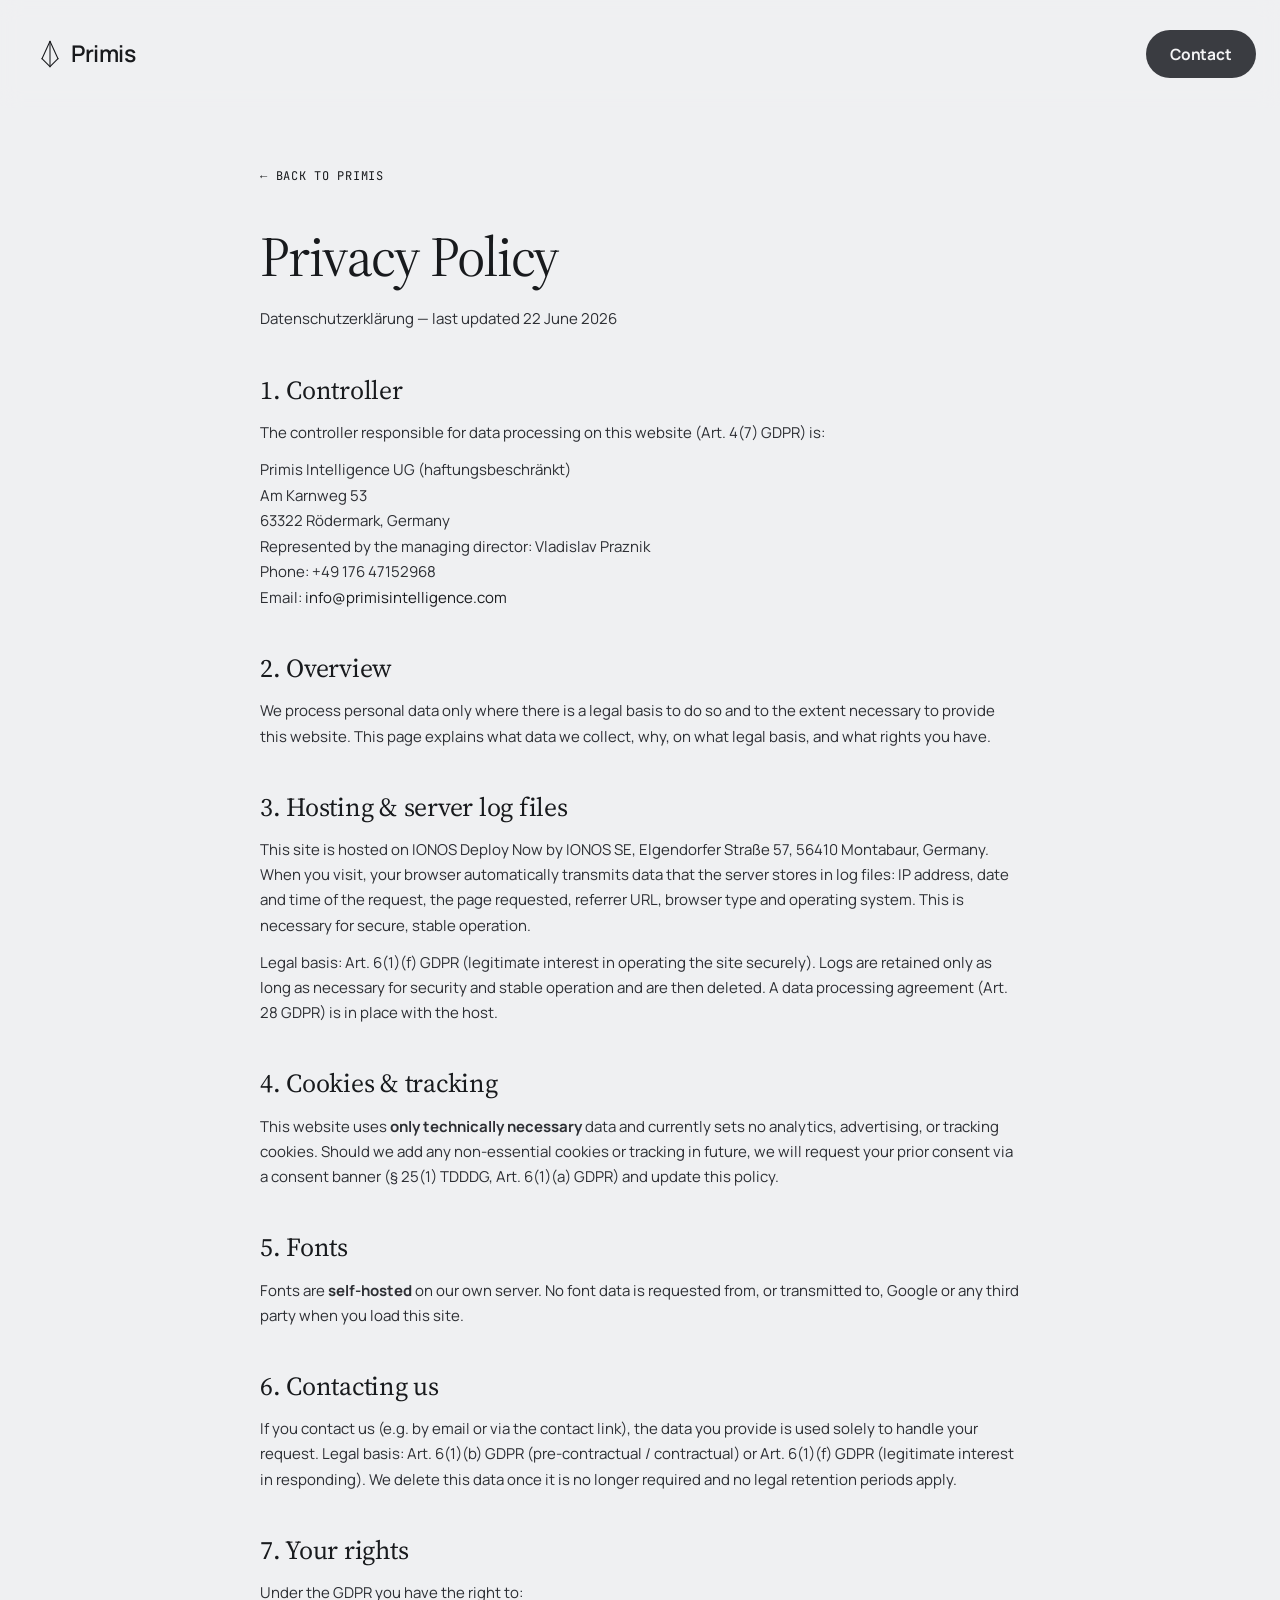
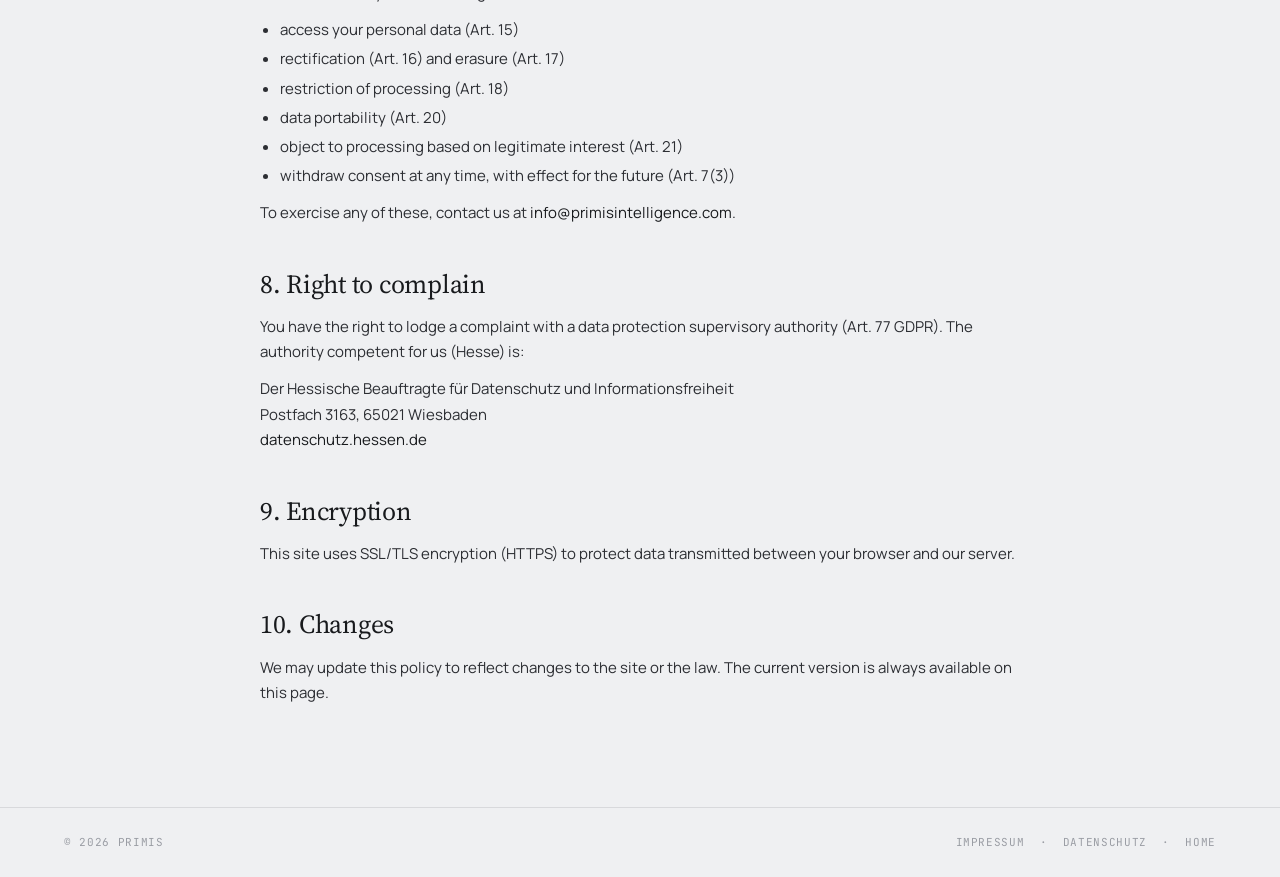
<file: datenschutz.html>
<!doctype html>
<html lang="en">
<head>
  <meta charset="utf-8" />
  <meta name="viewport" content="width=device-width, initial-scale=1, viewport-fit=cover" />
  <title>Privacy Policy · Primis</title>
  <meta name="robots" content="noindex" />
  <link rel="icon" type="image/svg+xml" href="assets/favicon.svg" />
  <meta name="theme-color" content="#eff0f2" />
  <link rel="stylesheet" href="css/fonts.css" />
  <link rel="stylesheet" href="css/landing.css" />
  <style>
    .legal{padding:clamp(28px,6vh,80px) var(--pad-x) clamp(60px,10vh,120px)}
    .legal__wrap{max-width:760px;margin:0 auto}
    .legal__back{display:inline-block;font-family:var(--mono);font-size:12px;letter-spacing:.06em;text-transform:uppercase;color:var(--ink-mute);text-decoration:none;margin-bottom:28px}
    .legal__back:hover{color:var(--ink)}
    .legal h1{font-family:var(--serif);font-weight:400;font-size:clamp(34px,5vw,56px);letter-spacing:-.02em;margin:0 0 6px;color:var(--ink)}
    .legal__sub{font-family:var(--ui);font-size:14px;color:var(--ink-mute);margin:0 0 16px}
    .legal__note{font-family:var(--ui);font-size:13.5px;line-height:1.5;color:var(--ink-mute);background:var(--bg-soft);border:1px solid var(--ink-line);border-radius:10px;padding:12px 14px;margin:0 0 36px}
    .legal h2{font-family:var(--serif);font-weight:400;font-size:clamp(20px,2.4vw,26px);letter-spacing:-.01em;color:var(--ink);margin:38px 0 10px}
    .legal p,.legal li{font-family:var(--ui);font-size:15px;line-height:1.68;color:var(--ink-2)}
    .legal p{margin:0 0 12px}.legal ul{margin:0 0 12px;padding-left:20px}.legal li{margin:4px 0}
    .legal address{font-style:normal;font-family:var(--ui);font-size:15px;line-height:1.7;color:var(--ink-2)}
    .legal .ph{color:var(--accent-deep);background:color-mix(in oklab,var(--accent) 16%,transparent);padding:0 4px;border-radius:4px}
    .legal a{color:var(--ink)}
    .legal__foot{border-top:1px solid var(--ink-line);padding:26px var(--pad-x);display:flex;flex-wrap:wrap;gap:8px 22px;justify-content:space-between;font-family:var(--mono);font-size:11px;letter-spacing:.06em;text-transform:uppercase;color:var(--ink-faint)}
    .legal__foot a{color:var(--ink-faint);text-decoration:none}.legal__foot a:hover{color:var(--ink)}
  </style>
</head>
<body>
  <header class="nav">
    <a class="nav__brand" href="/" aria-label="Primis home">
      <svg class="nav__mark" viewBox="0 0 60 84" fill="none" stroke="currentColor" stroke-width="3.2" stroke-linecap="round" stroke-linejoin="round" aria-hidden="true"><polyline points="6,56 30,4 54,56"/><polyline points="6,56 30,80 54,56"/><line x1="30" y1="4" x2="30" y2="80"/></svg>
      <span class="nav__word">Primis</span>
    </a>
    <div class="nav__right"><a class="pill" href="/#careers">Contact</a></div>
  </header>

  <main class="legal">
    <div class="legal__wrap">
      <a class="legal__back" href="/">&larr; Back to Primis</a>
      <h1>Privacy Policy</h1>
      <p class="legal__sub">Datenschutzerklärung — last updated 22 June 2026</p>

      <h2>1. Controller</h2>
      <p>The controller responsible for data processing on this website (Art. 4(7) GDPR) is:</p>
      <address>
        Primis Intelligence UG (haftungsbeschränkt)<br />
        Am Karnweg 53<br />
        63322 Rödermark, Germany<br />
        Represented by the managing director: Vladislav Praznik<br />
        Phone: +49 176 47152968<br />
        Email: <a href="mailto:info@primisintelligence.com">info@primisintelligence.com</a>
      </address>

      <h2>2. Overview</h2>
      <p>We process personal data only where there is a legal basis to do so and to the extent
        necessary to provide this website. This page explains what data we collect, why, on what
        legal basis, and what rights you have.</p>

      <h2>3. Hosting &amp; server log files</h2>
      <p>This site is hosted on IONOS Deploy Now by IONOS SE, Elgendorfer Straße 57, 56410
        Montabaur, Germany. When you
        visit, your browser automatically transmits data that the server stores in log files:
        IP address, date and time of the request, the page requested, referrer URL, browser type
        and operating system. This is necessary for secure, stable operation.</p>
      <p>Legal basis: Art. 6(1)(f) GDPR (legitimate interest in operating the site securely).
        Logs are retained only as long as necessary for security and stable operation and are
        then deleted. A data processing agreement (Art. 28 GDPR) is in place with the host.</p>

      <h2>4. Cookies &amp; tracking</h2>
      <p>This website uses <strong>only technically necessary</strong> data and currently sets no
        analytics, advertising, or tracking cookies. Should we add any non-essential cookies or
        tracking in future, we will request your prior consent via a consent banner
        (§ 25(1) TDDDG, Art. 6(1)(a) GDPR) and update this policy.</p>

      <h2>5. Fonts</h2>
      <p>Fonts are <strong>self-hosted</strong> on our own server. No font data is requested from,
        or transmitted to, Google or any third party when you load this site.</p>

      <h2>6. Contacting us</h2>
      <p>If you contact us (e.g. by email or via the contact link), the data you provide is used
        solely to handle your request. Legal basis: Art. 6(1)(b) GDPR (pre-contractual /
        contractual) or Art. 6(1)(f) GDPR (legitimate interest in responding). We delete this
        data once it is no longer required and no legal retention periods apply.</p>

      <h2>7. Your rights</h2>
      <p>Under the GDPR you have the right to:</p>
      <ul>
        <li>access your personal data (Art. 15)</li>
        <li>rectification (Art. 16) and erasure (Art. 17)</li>
        <li>restriction of processing (Art. 18)</li>
        <li>data portability (Art. 20)</li>
        <li>object to processing based on legitimate interest (Art. 21)</li>
        <li>withdraw consent at any time, with effect for the future (Art. 7(3))</li>
      </ul>
      <p>To exercise any of these, contact us at
        <a href="mailto:info@primisintelligence.com">info@primisintelligence.com</a>.</p>

      <h2>8. Right to complain</h2>
      <p>You have the right to lodge a complaint with a data protection supervisory authority
        (Art. 77 GDPR). The authority competent for us (Hesse) is:</p>
      <address>
        Der Hessische Beauftragte für Datenschutz und Informationsfreiheit<br />
        Postfach 3163, 65021 Wiesbaden<br />
        <a href="https://datenschutz.hessen.de">datenschutz.hessen.de</a>
      </address>

      <h2>9. Encryption</h2>
      <p>This site uses SSL/TLS encryption (HTTPS) to protect data transmitted between your
        browser and our server.</p>

      <h2>10. Changes</h2>
      <p>We may update this policy to reflect changes to the site or the law. The current version
        is always available on this page.</p>
    </div>
  </main>

  <footer class="legal__foot">
    <span>© 2026 Primis</span>
    <span><a href="/impressum.html">Impressum</a> &nbsp;·&nbsp; <a href="/datenschutz.html">Datenschutz</a> &nbsp;·&nbsp; <a href="/">Home</a></span>
  </footer>
</body>
</html>
</file>
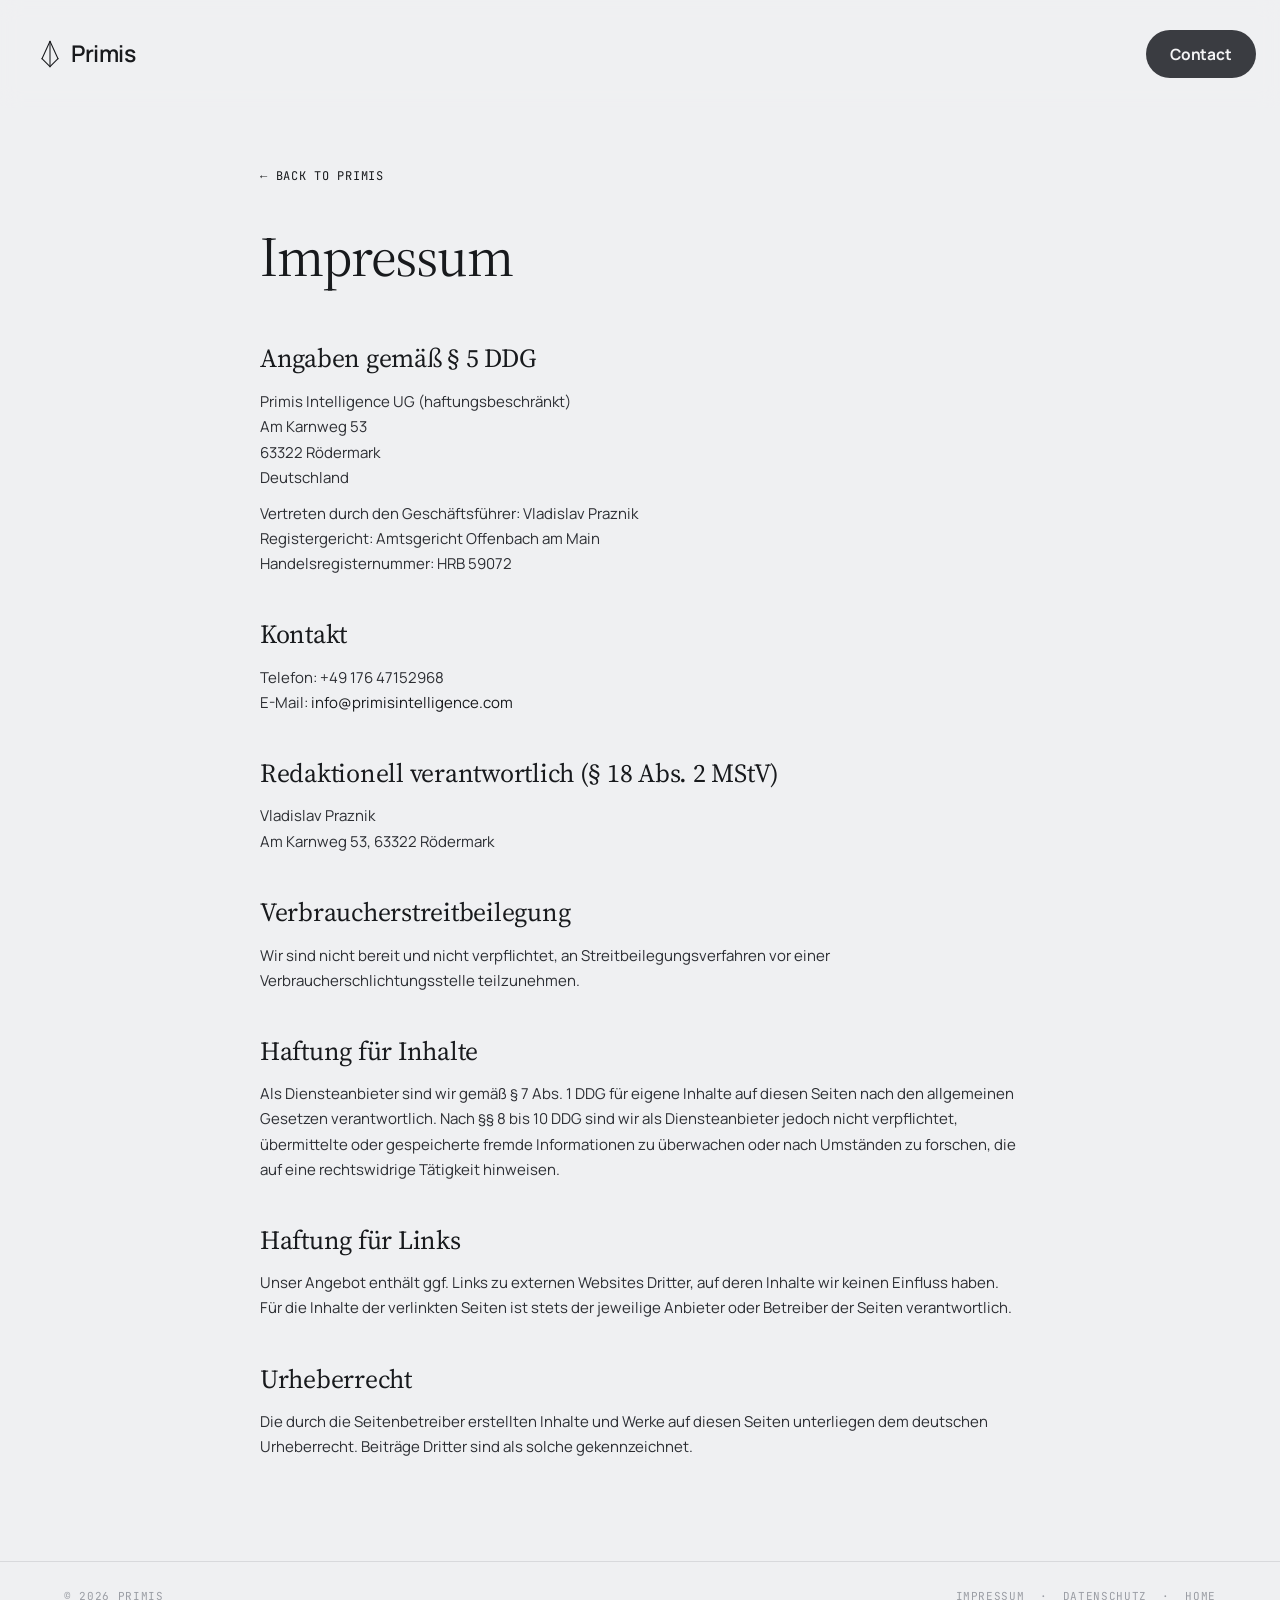
<file: impressum.html>
<!doctype html>
<html lang="de">
<head>
  <meta charset="utf-8" />
  <meta name="viewport" content="width=device-width, initial-scale=1, viewport-fit=cover" />
  <title>Impressum · Primis</title>
  <meta name="robots" content="noindex" />
  <link rel="icon" type="image/svg+xml" href="assets/favicon.svg" />
  <meta name="theme-color" content="#eff0f2" />
  <link rel="stylesheet" href="css/fonts.css" />
  <link rel="stylesheet" href="css/landing.css" />
  <style>
    .legal{padding:clamp(28px,6vh,80px) var(--pad-x) clamp(60px,10vh,120px)}
    .legal__wrap{max-width:760px;margin:0 auto}
    .legal__back{display:inline-block;font-family:var(--mono);font-size:12px;letter-spacing:.06em;text-transform:uppercase;color:var(--ink-mute);text-decoration:none;margin-bottom:28px}
    .legal__back:hover{color:var(--ink)}
    .legal h1{font-family:var(--serif);font-weight:400;font-size:clamp(34px,5vw,56px);letter-spacing:-.02em;margin:0 0 10px;color:var(--ink)}
    .legal__note{font-family:var(--ui);font-size:13.5px;line-height:1.5;color:var(--ink-mute);background:var(--bg-soft);border:1px solid var(--ink-line);border-radius:10px;padding:12px 14px;margin:0 0 36px}
    .legal h2{font-family:var(--serif);font-weight:400;font-size:clamp(20px,2.4vw,26px);letter-spacing:-.01em;color:var(--ink);margin:38px 0 10px}
    .legal p,.legal li{font-family:var(--ui);font-size:15px;line-height:1.68;color:var(--ink-2)}
    .legal p{margin:0 0 12px}
    .legal address{font-style:normal;font-family:var(--ui);font-size:15px;line-height:1.7;color:var(--ink-2)}
    .legal .ph{color:var(--accent-deep);background:color-mix(in oklab,var(--accent) 16%,transparent);padding:0 4px;border-radius:4px}
    .legal a{color:var(--ink)}
    .legal__foot{border-top:1px solid var(--ink-line);padding:26px var(--pad-x);display:flex;flex-wrap:wrap;gap:8px 22px;justify-content:space-between;font-family:var(--mono);font-size:11px;letter-spacing:.06em;text-transform:uppercase;color:var(--ink-faint)}
    .legal__foot a{color:var(--ink-faint);text-decoration:none}.legal__foot a:hover{color:var(--ink)}
  </style>
</head>
<body>
  <header class="nav">
    <a class="nav__brand" href="/" aria-label="Primis home">
      <svg class="nav__mark" viewBox="0 0 60 84" fill="none" stroke="currentColor" stroke-width="3.2" stroke-linecap="round" stroke-linejoin="round" aria-hidden="true"><polyline points="6,56 30,4 54,56"/><polyline points="6,56 30,80 54,56"/><line x1="30" y1="4" x2="30" y2="80"/></svg>
      <span class="nav__word">Primis</span>
    </a>
    <div class="nav__right"><a class="pill" href="/#careers">Contact</a></div>
  </header>

  <main class="legal">
    <div class="legal__wrap">
      <a class="legal__back" href="/">&larr; Back to Primis</a>
      <h1>Impressum</h1>

      <h2>Angaben gemäß § 5 DDG</h2>
      <address>
        Primis Intelligence UG (haftungsbeschränkt)<br />
        Am Karnweg 53<br />
        63322 Rödermark<br />
        Deutschland
      </address>
      <p style="margin-top:10px">
        Vertreten durch den Geschäftsführer: Vladislav Praznik<br />
        Registergericht: Amtsgericht Offenbach am Main<br />
        Handelsregisternummer: HRB 59072
      </p>

      <h2>Kontakt</h2>
      <p>
        Telefon: +49 176 47152968<br />
        E-Mail: <a href="mailto:info@primisintelligence.com">info@primisintelligence.com</a>
      </p>

      <h2>Redaktionell verantwortlich (§ 18 Abs. 2 MStV)</h2>
      <address>
        Vladislav Praznik<br />
        Am Karnweg 53, 63322 Rödermark
      </address>

      <h2>Verbraucherstreitbeilegung</h2>
      <p>Wir sind nicht bereit und nicht verpflichtet, an Streitbeilegungsverfahren vor einer
        Verbraucherschlichtungsstelle teilzunehmen.</p>

      <h2>Haftung für Inhalte</h2>
      <p>Als Diensteanbieter sind wir gemäß § 7 Abs. 1 DDG für eigene Inhalte auf diesen Seiten
        nach den allgemeinen Gesetzen verantwortlich. Nach §§ 8 bis 10 DDG sind wir als
        Diensteanbieter jedoch nicht verpflichtet, übermittelte oder gespeicherte fremde
        Informationen zu überwachen oder nach Umständen zu forschen, die auf eine rechtswidrige
        Tätigkeit hinweisen.</p>

      <h2>Haftung für Links</h2>
      <p>Unser Angebot enthält ggf. Links zu externen Websites Dritter, auf deren Inhalte wir
        keinen Einfluss haben. Für die Inhalte der verlinkten Seiten ist stets der jeweilige
        Anbieter oder Betreiber der Seiten verantwortlich.</p>

      <h2>Urheberrecht</h2>
      <p>Die durch die Seitenbetreiber erstellten Inhalte und Werke auf diesen Seiten unterliegen
        dem deutschen Urheberrecht. Beiträge Dritter sind als solche gekennzeichnet.</p>
    </div>
  </main>

  <footer class="legal__foot">
    <span>© 2026 Primis</span>
    <span><a href="/impressum.html">Impressum</a> &nbsp;·&nbsp; <a href="/datenschutz.html">Datenschutz</a> &nbsp;·&nbsp; <a href="/">Home</a></span>
  </footer>
</body>
</html>
</file>
<file: css/fonts.css>
/* Self-hosted fonts (no third-party requests; replaces Google Fonts). latin subsets only. */
/* latin-ext */
@font-face {
  font-family: 'Inter';
  font-style: normal;
  font-weight: 300;
  font-display: swap;
  src: url("../assets/fonts/inter-300-normal-latin-ext.woff2") format('woff2');
  unicode-range: U+0100-02BA, U+02BD-02C5, U+02C7-02CC, U+02CE-02D7, U+02DD-02FF, U+0304, U+0308, U+0329, U+1D00-1DBF, U+1E00-1E9F, U+1EF2-1EFF, U+2020, U+20A0-20AB, U+20AD-20C0, U+2113, U+2C60-2C7F, U+A720-A7FF;
}
/* latin */
@font-face {
  font-family: 'Inter';
  font-style: normal;
  font-weight: 300;
  font-display: swap;
  src: url("../assets/fonts/inter-300-normal-latin.woff2") format('woff2');
  unicode-range: U+0000-00FF, U+0131, U+0152-0153, U+02BB-02BC, U+02C6, U+02DA, U+02DC, U+0304, U+0308, U+0329, U+2000-206F, U+20AC, U+2122, U+2191, U+2193, U+2212, U+2215, U+FEFF, U+FFFD;
}
/* latin-ext */
@font-face {
  font-family: 'Inter';
  font-style: normal;
  font-weight: 400;
  font-display: swap;
  src: url("../assets/fonts/inter-300-normal-latin-ext.woff2") format('woff2');
  unicode-range: U+0100-02BA, U+02BD-02C5, U+02C7-02CC, U+02CE-02D7, U+02DD-02FF, U+0304, U+0308, U+0329, U+1D00-1DBF, U+1E00-1E9F, U+1EF2-1EFF, U+2020, U+20A0-20AB, U+20AD-20C0, U+2113, U+2C60-2C7F, U+A720-A7FF;
}
/* latin */
@font-face {
  font-family: 'Inter';
  font-style: normal;
  font-weight: 400;
  font-display: swap;
  src: url("../assets/fonts/inter-300-normal-latin.woff2") format('woff2');
  unicode-range: U+0000-00FF, U+0131, U+0152-0153, U+02BB-02BC, U+02C6, U+02DA, U+02DC, U+0304, U+0308, U+0329, U+2000-206F, U+20AC, U+2122, U+2191, U+2193, U+2212, U+2215, U+FEFF, U+FFFD;
}
/* latin-ext */
@font-face {
  font-family: 'Inter';
  font-style: normal;
  font-weight: 500;
  font-display: swap;
  src: url("../assets/fonts/inter-300-normal-latin-ext.woff2") format('woff2');
  unicode-range: U+0100-02BA, U+02BD-02C5, U+02C7-02CC, U+02CE-02D7, U+02DD-02FF, U+0304, U+0308, U+0329, U+1D00-1DBF, U+1E00-1E9F, U+1EF2-1EFF, U+2020, U+20A0-20AB, U+20AD-20C0, U+2113, U+2C60-2C7F, U+A720-A7FF;
}
/* latin */
@font-face {
  font-family: 'Inter';
  font-style: normal;
  font-weight: 500;
  font-display: swap;
  src: url("../assets/fonts/inter-300-normal-latin.woff2") format('woff2');
  unicode-range: U+0000-00FF, U+0131, U+0152-0153, U+02BB-02BC, U+02C6, U+02DA, U+02DC, U+0304, U+0308, U+0329, U+2000-206F, U+20AC, U+2122, U+2191, U+2193, U+2212, U+2215, U+FEFF, U+FFFD;
}
/* latin-ext */
@font-face {
  font-family: 'Inter';
  font-style: normal;
  font-weight: 600;
  font-display: swap;
  src: url("../assets/fonts/inter-300-normal-latin-ext.woff2") format('woff2');
  unicode-range: U+0100-02BA, U+02BD-02C5, U+02C7-02CC, U+02CE-02D7, U+02DD-02FF, U+0304, U+0308, U+0329, U+1D00-1DBF, U+1E00-1E9F, U+1EF2-1EFF, U+2020, U+20A0-20AB, U+20AD-20C0, U+2113, U+2C60-2C7F, U+A720-A7FF;
}
/* latin */
@font-face {
  font-family: 'Inter';
  font-style: normal;
  font-weight: 600;
  font-display: swap;
  src: url("../assets/fonts/inter-300-normal-latin.woff2") format('woff2');
  unicode-range: U+0000-00FF, U+0131, U+0152-0153, U+02BB-02BC, U+02C6, U+02DA, U+02DC, U+0304, U+0308, U+0329, U+2000-206F, U+20AC, U+2122, U+2191, U+2193, U+2212, U+2215, U+FEFF, U+FFFD;
}
/* latin-ext */
@font-face {
  font-family: 'JetBrains Mono';
  font-style: normal;
  font-weight: 400;
  font-display: swap;
  src: url("../assets/fonts/jetbrainsmono-400-normal-latin-ext.woff2") format('woff2');
  unicode-range: U+0100-02BA, U+02BD-02C5, U+02C7-02CC, U+02CE-02D7, U+02DD-02FF, U+0304, U+0308, U+0329, U+1D00-1DBF, U+1E00-1E9F, U+1EF2-1EFF, U+2020, U+20A0-20AB, U+20AD-20C0, U+2113, U+2C60-2C7F, U+A720-A7FF;
}
/* latin */
@font-face {
  font-family: 'JetBrains Mono';
  font-style: normal;
  font-weight: 400;
  font-display: swap;
  src: url("../assets/fonts/jetbrainsmono-400-normal-latin.woff2") format('woff2');
  unicode-range: U+0000-00FF, U+0131, U+0152-0153, U+02BB-02BC, U+02C6, U+02DA, U+02DC, U+0304, U+0308, U+0329, U+2000-206F, U+20AC, U+2122, U+2191, U+2193, U+2212, U+2215, U+FEFF, U+FFFD;
}
/* latin-ext */
@font-face {
  font-family: 'JetBrains Mono';
  font-style: normal;
  font-weight: 500;
  font-display: swap;
  src: url("../assets/fonts/jetbrainsmono-400-normal-latin-ext.woff2") format('woff2');
  unicode-range: U+0100-02BA, U+02BD-02C5, U+02C7-02CC, U+02CE-02D7, U+02DD-02FF, U+0304, U+0308, U+0329, U+1D00-1DBF, U+1E00-1E9F, U+1EF2-1EFF, U+2020, U+20A0-20AB, U+20AD-20C0, U+2113, U+2C60-2C7F, U+A720-A7FF;
}
/* latin */
@font-face {
  font-family: 'JetBrains Mono';
  font-style: normal;
  font-weight: 500;
  font-display: swap;
  src: url("../assets/fonts/jetbrainsmono-400-normal-latin.woff2") format('woff2');
  unicode-range: U+0000-00FF, U+0131, U+0152-0153, U+02BB-02BC, U+02C6, U+02DA, U+02DC, U+0304, U+0308, U+0329, U+2000-206F, U+20AC, U+2122, U+2191, U+2193, U+2212, U+2215, U+FEFF, U+FFFD;
}
/* latin-ext */
@font-face {
  font-family: 'Manrope';
  font-style: normal;
  font-weight: 300;
  font-display: swap;
  src: url("../assets/fonts/manrope-300-normal-latin-ext.woff2") format('woff2');
  unicode-range: U+0100-02BA, U+02BD-02C5, U+02C7-02CC, U+02CE-02D7, U+02DD-02FF, U+0304, U+0308, U+0329, U+1D00-1DBF, U+1E00-1E9F, U+1EF2-1EFF, U+2020, U+20A0-20AB, U+20AD-20C0, U+2113, U+2C60-2C7F, U+A720-A7FF;
}
/* latin */
@font-face {
  font-family: 'Manrope';
  font-style: normal;
  font-weight: 300;
  font-display: swap;
  src: url("../assets/fonts/manrope-300-normal-latin.woff2") format('woff2');
  unicode-range: U+0000-00FF, U+0131, U+0152-0153, U+02BB-02BC, U+02C6, U+02DA, U+02DC, U+0304, U+0308, U+0329, U+2000-206F, U+20AC, U+2122, U+2191, U+2193, U+2212, U+2215, U+FEFF, U+FFFD;
}
/* latin-ext */
@font-face {
  font-family: 'Manrope';
  font-style: normal;
  font-weight: 400;
  font-display: swap;
  src: url("../assets/fonts/manrope-300-normal-latin-ext.woff2") format('woff2');
  unicode-range: U+0100-02BA, U+02BD-02C5, U+02C7-02CC, U+02CE-02D7, U+02DD-02FF, U+0304, U+0308, U+0329, U+1D00-1DBF, U+1E00-1E9F, U+1EF2-1EFF, U+2020, U+20A0-20AB, U+20AD-20C0, U+2113, U+2C60-2C7F, U+A720-A7FF;
}
/* latin */
@font-face {
  font-family: 'Manrope';
  font-style: normal;
  font-weight: 400;
  font-display: swap;
  src: url("../assets/fonts/manrope-300-normal-latin.woff2") format('woff2');
  unicode-range: U+0000-00FF, U+0131, U+0152-0153, U+02BB-02BC, U+02C6, U+02DA, U+02DC, U+0304, U+0308, U+0329, U+2000-206F, U+20AC, U+2122, U+2191, U+2193, U+2212, U+2215, U+FEFF, U+FFFD;
}
/* latin-ext */
@font-face {
  font-family: 'Manrope';
  font-style: normal;
  font-weight: 500;
  font-display: swap;
  src: url("../assets/fonts/manrope-300-normal-latin-ext.woff2") format('woff2');
  unicode-range: U+0100-02BA, U+02BD-02C5, U+02C7-02CC, U+02CE-02D7, U+02DD-02FF, U+0304, U+0308, U+0329, U+1D00-1DBF, U+1E00-1E9F, U+1EF2-1EFF, U+2020, U+20A0-20AB, U+20AD-20C0, U+2113, U+2C60-2C7F, U+A720-A7FF;
}
/* latin */
@font-face {
  font-family: 'Manrope';
  font-style: normal;
  font-weight: 500;
  font-display: swap;
  src: url("../assets/fonts/manrope-300-normal-latin.woff2") format('woff2');
  unicode-range: U+0000-00FF, U+0131, U+0152-0153, U+02BB-02BC, U+02C6, U+02DA, U+02DC, U+0304, U+0308, U+0329, U+2000-206F, U+20AC, U+2122, U+2191, U+2193, U+2212, U+2215, U+FEFF, U+FFFD;
}
/* latin-ext */
@font-face {
  font-family: 'Manrope';
  font-style: normal;
  font-weight: 600;
  font-display: swap;
  src: url("../assets/fonts/manrope-300-normal-latin-ext.woff2") format('woff2');
  unicode-range: U+0100-02BA, U+02BD-02C5, U+02C7-02CC, U+02CE-02D7, U+02DD-02FF, U+0304, U+0308, U+0329, U+1D00-1DBF, U+1E00-1E9F, U+1EF2-1EFF, U+2020, U+20A0-20AB, U+20AD-20C0, U+2113, U+2C60-2C7F, U+A720-A7FF;
}
/* latin */
@font-face {
  font-family: 'Manrope';
  font-style: normal;
  font-weight: 600;
  font-display: swap;
  src: url("../assets/fonts/manrope-300-normal-latin.woff2") format('woff2');
  unicode-range: U+0000-00FF, U+0131, U+0152-0153, U+02BB-02BC, U+02C6, U+02DA, U+02DC, U+0304, U+0308, U+0329, U+2000-206F, U+20AC, U+2122, U+2191, U+2193, U+2212, U+2215, U+FEFF, U+FFFD;
}
/* latin-ext */
@font-face {
  font-family: 'Manrope';
  font-style: normal;
  font-weight: 700;
  font-display: swap;
  src: url("../assets/fonts/manrope-300-normal-latin-ext.woff2") format('woff2');
  unicode-range: U+0100-02BA, U+02BD-02C5, U+02C7-02CC, U+02CE-02D7, U+02DD-02FF, U+0304, U+0308, U+0329, U+1D00-1DBF, U+1E00-1E9F, U+1EF2-1EFF, U+2020, U+20A0-20AB, U+20AD-20C0, U+2113, U+2C60-2C7F, U+A720-A7FF;
}
/* latin */
@font-face {
  font-family: 'Manrope';
  font-style: normal;
  font-weight: 700;
  font-display: swap;
  src: url("../assets/fonts/manrope-300-normal-latin.woff2") format('woff2');
  unicode-range: U+0000-00FF, U+0131, U+0152-0153, U+02BB-02BC, U+02C6, U+02DA, U+02DC, U+0304, U+0308, U+0329, U+2000-206F, U+20AC, U+2122, U+2191, U+2193, U+2212, U+2215, U+FEFF, U+FFFD;
}
/* latin-ext */
@font-face {
  font-family: 'Manrope';
  font-style: normal;
  font-weight: 800;
  font-display: swap;
  src: url("../assets/fonts/manrope-300-normal-latin-ext.woff2") format('woff2');
  unicode-range: U+0100-02BA, U+02BD-02C5, U+02C7-02CC, U+02CE-02D7, U+02DD-02FF, U+0304, U+0308, U+0329, U+1D00-1DBF, U+1E00-1E9F, U+1EF2-1EFF, U+2020, U+20A0-20AB, U+20AD-20C0, U+2113, U+2C60-2C7F, U+A720-A7FF;
}
/* latin */
@font-face {
  font-family: 'Manrope';
  font-style: normal;
  font-weight: 800;
  font-display: swap;
  src: url("../assets/fonts/manrope-300-normal-latin.woff2") format('woff2');
  unicode-range: U+0000-00FF, U+0131, U+0152-0153, U+02BB-02BC, U+02C6, U+02DA, U+02DC, U+0304, U+0308, U+0329, U+2000-206F, U+20AC, U+2122, U+2191, U+2193, U+2212, U+2215, U+FEFF, U+FFFD;
}
/* latin-ext */
@font-face {
  font-family: 'Source Serif 4';
  font-style: italic;
  font-weight: 400;
  font-display: swap;
  src: url("../assets/fonts/sourceserif4-400-italic-latin-ext.woff2") format('woff2');
  unicode-range: U+0100-02BA, U+02BD-02C5, U+02C7-02CC, U+02CE-02D7, U+02DD-02FF, U+0304, U+0308, U+0329, U+1D00-1DBF, U+1E00-1E9F, U+1EF2-1EFF, U+2020, U+20A0-20AB, U+20AD-20C0, U+2113, U+2C60-2C7F, U+A720-A7FF;
}
/* latin */
@font-face {
  font-family: 'Source Serif 4';
  font-style: italic;
  font-weight: 400;
  font-display: swap;
  src: url("../assets/fonts/sourceserif4-400-italic-latin.woff2") format('woff2');
  unicode-range: U+0000-00FF, U+0131, U+0152-0153, U+02BB-02BC, U+02C6, U+02DA, U+02DC, U+0304, U+0308, U+0329, U+2000-206F, U+20AC, U+2122, U+2191, U+2193, U+2212, U+2215, U+FEFF, U+FFFD;
}
/* latin-ext */
@font-face {
  font-family: 'Source Serif 4';
  font-style: normal;
  font-weight: 300;
  font-display: swap;
  src: url("../assets/fonts/sourceserif4-300-normal-latin-ext.woff2") format('woff2');
  unicode-range: U+0100-02BA, U+02BD-02C5, U+02C7-02CC, U+02CE-02D7, U+02DD-02FF, U+0304, U+0308, U+0329, U+1D00-1DBF, U+1E00-1E9F, U+1EF2-1EFF, U+2020, U+20A0-20AB, U+20AD-20C0, U+2113, U+2C60-2C7F, U+A720-A7FF;
}
/* latin */
@font-face {
  font-family: 'Source Serif 4';
  font-style: normal;
  font-weight: 300;
  font-display: swap;
  src: url("../assets/fonts/sourceserif4-300-normal-latin.woff2") format('woff2');
  unicode-range: U+0000-00FF, U+0131, U+0152-0153, U+02BB-02BC, U+02C6, U+02DA, U+02DC, U+0304, U+0308, U+0329, U+2000-206F, U+20AC, U+2122, U+2191, U+2193, U+2212, U+2215, U+FEFF, U+FFFD;
}
/* latin-ext */
@font-face {
  font-family: 'Source Serif 4';
  font-style: normal;
  font-weight: 400;
  font-display: swap;
  src: url("../assets/fonts/sourceserif4-300-normal-latin-ext.woff2") format('woff2');
  unicode-range: U+0100-02BA, U+02BD-02C5, U+02C7-02CC, U+02CE-02D7, U+02DD-02FF, U+0304, U+0308, U+0329, U+1D00-1DBF, U+1E00-1E9F, U+1EF2-1EFF, U+2020, U+20A0-20AB, U+20AD-20C0, U+2113, U+2C60-2C7F, U+A720-A7FF;
}
/* latin */
@font-face {
  font-family: 'Source Serif 4';
  font-style: normal;
  font-weight: 400;
  font-display: swap;
  src: url("../assets/fonts/sourceserif4-300-normal-latin.woff2") format('woff2');
  unicode-range: U+0000-00FF, U+0131, U+0152-0153, U+02BB-02BC, U+02C6, U+02DA, U+02DC, U+0304, U+0308, U+0329, U+2000-206F, U+20AC, U+2122, U+2191, U+2193, U+2212, U+2215, U+FEFF, U+FFFD;
}
/* latin-ext */
@font-face {
  font-family: 'Source Serif 4';
  font-style: normal;
  font-weight: 500;
  font-display: swap;
  src: url("../assets/fonts/sourceserif4-300-normal-latin-ext.woff2") format('woff2');
  unicode-range: U+0100-02BA, U+02BD-02C5, U+02C7-02CC, U+02CE-02D7, U+02DD-02FF, U+0304, U+0308, U+0329, U+1D00-1DBF, U+1E00-1E9F, U+1EF2-1EFF, U+2020, U+20A0-20AB, U+20AD-20C0, U+2113, U+2C60-2C7F, U+A720-A7FF;
}
/* latin */
@font-face {
  font-family: 'Source Serif 4';
  font-style: normal;
  font-weight: 500;
  font-display: swap;
  src: url("../assets/fonts/sourceserif4-300-normal-latin.woff2") format('woff2');
  unicode-range: U+0000-00FF, U+0131, U+0152-0153, U+02BB-02BC, U+02C6, U+02DA, U+02DC, U+0304, U+0308, U+0329, U+2000-206F, U+20AC, U+2122, U+2191, U+2193, U+2212, U+2215, U+FEFF, U+FFFD;
}
/* latin-ext */
@font-face {
  font-family: 'Source Serif 4';
  font-style: normal;
  font-weight: 700;
  font-display: swap;
  src: url("../assets/fonts/sourceserif4-300-normal-latin-ext.woff2") format('woff2');
  unicode-range: U+0100-02BA, U+02BD-02C5, U+02C7-02CC, U+02CE-02D7, U+02DD-02FF, U+0304, U+0308, U+0329, U+1D00-1DBF, U+1E00-1E9F, U+1EF2-1EFF, U+2020, U+20A0-20AB, U+20AD-20C0, U+2113, U+2C60-2C7F, U+A720-A7FF;
}
/* latin */
@font-face {
  font-family: 'Source Serif 4';
  font-style: normal;
  font-weight: 700;
  font-display: swap;
  src: url("../assets/fonts/sourceserif4-300-normal-latin.woff2") format('woff2');
  unicode-range: U+0000-00FF, U+0131, U+0152-0153, U+02BB-02BC, U+02C6, U+02DA, U+02DC, U+0304, U+0308, U+0329, U+2000-206F, U+20AC, U+2122, U+2191, U+2193, U+2212, U+2215, U+FEFF, U+FFFD;
}
</file>
<file: css/landing.css>
/* ===========================================================
   Primis — Landing
   World Labs orientation: warm off-white, refined serif display,
   centered nav, single dark pill CTA, slide-style sections.
   =========================================================== */

:root {
  /* Surface */
  --bg:            #eff0f2;     /* warm-cool off-white */
  --bg-elev:       #f6f6f7;
  --bg-soft:       #e8e9eb;

  /* Ink */
  --ink:           #181a1d;     /* near-black */
  --ink-2:         #2c2e33;
  --ink-mute:      #6a6d75;
  --ink-faint:     #9a9da4;
  --ink-line:      #d8d9dc;

  /* Accent — muted lavender-grey for serif secondary line */
  --accent:        #a8a3b3;
  --accent-deep:   #7a7588;

  /* Pill — dark grey */
  --pill-bg:       #3a3c41;
  --pill-bg-hov:   #4a4c52;
  --pill-fg:       #f4f4f5;

  /* Typography */
  --serif: "Source Serif 4", "Source Serif Pro", "Iowan Old Style", "Apple Garamond", Georgia, "Times New Roman", serif;
  --sans:  "Inter", -apple-system, BlinkMacSystemFont, "Segoe UI", Roboto, system-ui, sans-serif;
  --ui:    "Manrope", "Inter", -apple-system, BlinkMacSystemFont, "Segoe UI", system-ui, sans-serif;
  --mono:  "JetBrains Mono", ui-monospace, SFMono-Regular, Menlo, monospace;

  /* Layout */
  --pad-x: clamp(28px, 5vw, 88px);
  --pad-y: clamp(72px, 12vh, 160px);
  --maxw:  1440px;
  --radius: 14px;

  /* Motion */
  --ease: cubic-bezier(.2,.7,.2,1);
}

*,
*::before,
*::after { box-sizing: border-box; }

html, body {
  margin: 0;
  padding: 0;
  background: var(--bg);
  color: var(--ink);
  font-family: var(--sans);
  font-weight: 400;
  font-size: 16px;
  line-height: 1.55;
  -webkit-font-smoothing: antialiased;
  -moz-osx-font-smoothing: grayscale;
  text-rendering: optimizeLegibility;
}

html { scroll-behavior: smooth; }
body { overflow-x: hidden; }

img, svg { display: block; max-width: 100%; }
a { color: inherit; text-decoration: none; }

::selection { background: var(--ink); color: var(--bg); }

/* ----------- NAV ----------- */

.nav {
  position: sticky;
  top: 0;
  z-index: 50;
  display: flex;
  align-items: center;
  justify-content: space-between;
  gap: clamp(24px, 4vw, 56px);
  padding: 30px 24px 30px 40px;
  background: color-mix(in oklab, var(--bg) 88%, transparent);
  backdrop-filter: saturate(140%) blur(10px);
  -webkit-backdrop-filter: saturate(140%) blur(10px);
  font-family: var(--ui);
}

.nav__right {
  display: flex;
  align-items: center;
  gap: clamp(20px, 2.6vw, 32px);
}

.nav__brand {
  display: inline-flex;
  align-items: center;
  gap: 11px;
  color: var(--ink);
  font-family: var(--ui);
  font-weight: 600;
  letter-spacing: -0.015em;
}
.nav__mark { color: var(--ink); width: 20px; height: 28px; }
.nav__word {
  font-size: 23px;
  font-weight: 600;
  letter-spacing: -0.018em;
}

.nav__links {
  display: flex;
  align-items: center;
  justify-content: flex-end;
  gap: clamp(18px, 2.4vw, 28px);
}
.nav__links a {
  color: var(--ink);
  font-family: var(--ui);
  font-size: 15.5px;
  font-weight: 400;
  letter-spacing: -0.008em;
  transition: color .2s var(--ease);
}
.nav__links a:hover { color: var(--ink-mute); }

.nav__cta { display: flex; justify-content: flex-end; }

/* ----------- PILL CTA ----------- */

.pill {
  display: inline-flex;
  align-items: center;
  gap: 8px;
  padding: 12px 24px;
  border-radius: 999px;
  background: var(--pill-bg);
  color: var(--pill-fg);
  font-family: var(--ui);
  font-size: 15.5px;
  font-weight: 700;
  letter-spacing: -0.008em;
  transition: background .2s var(--ease), transform .2s var(--ease);
}
.pill:hover { background: var(--pill-bg-hov); transform: translateY(-1px); }
.pill--lg { padding: 14px 28px; font-size: 16.5px; }

.link {
  display: inline-flex;
  align-items: center;
  gap: 8px;
  color: var(--ink);
  font-size: 14.5px;
  font-weight: 500;
  border-bottom: 1px solid transparent;
  padding-bottom: 2px;
  transition: border-color .2s var(--ease), color .2s var(--ease);
}
.link:hover { border-color: var(--ink); }
.link--lg { font-size: 15.5px; }

/* ----------- SLIDE SHELL ----------- */

.slide {
  position: relative;
  min-height: calc(100vh - 0px);
  padding: var(--pad-y) var(--pad-x);
  display: flex;
  align-items: flex-end;
  border-bottom: 1px solid color-mix(in oklab, var(--ink-line) 50%, transparent);
  isolation: isolate;
}

.slide__body {
  width: min(100%, 980px);
  max-width: 980px;
}
.slide__body--wide { width: 100%; max-width: 100%; }

/* Slide corners — hidden */
.slide__corner { display: none; }

/* HERO variant — single statement on first page */
.slide--hero {
  min-height: 100vh;
  align-items: flex-start;
  padding-top: clamp(24px, 4vh, 56px);
  padding-bottom: clamp(40px, 6vh, 80px);
  padding-left: clamp(56px, 8vw, 140px);
  padding-right: clamp(40px, 6vw, 100px);
}

.hero__body {
  width: 100%;
  max-width: 1100px;
}

.hero__headline {
  font-family: var(--ui);
  font-weight: 600;
  font-size: clamp(26px, 3vw, 44px);
  line-height: 1.05;
  letter-spacing: -0.025em;
  margin: 0 0 22px;
  color: var(--ink);
  max-width: 720px;
}
.hero__headline-line { display: block; }
.hero__headline-line--muted {
  font-weight: 400;
  color: var(--accent);
}

.hero__signature {
  font-family: var(--ui);
  font-size: clamp(16px, 1.5vw, 22px);
  font-weight: 500;
  letter-spacing: -0.008em;
  text-transform: none;
  color: var(--ink);
  margin-bottom: 20px;
  display: inline-flex;
  align-items: center;
  gap: 12px;
  line-height: 1;
}
.hero__signature::before {
  content: "";
  display: inline-block;
  width: 18px; height: 1px;
  background: var(--ink);
}

.hero__desc {
  font-family: var(--sans);
  font-size: clamp(15.5px, 1.15vw, 17.5px);
  line-height: 1.6;
  color: var(--ink-mute);
  margin: 0;
  max-width: 420px;
  font-weight: 400;
}

@media (max-width: 980px) {
  .slide--hero {
    padding-left: clamp(24px, 6vw, 56px);
    padding-right: clamp(24px, 6vw, 56px);
  }
}

/* ----------- DISPLAY TYPE ----------- */

.display {
  font-family: var(--serif);
  font-weight: 400;
  font-size: clamp(64px, 11vw, 168px);
  line-height: 0.92;
  letter-spacing: -0.02em;
  margin: 0 0 28px;
  color: var(--ink);
}
.display--md {
  font-size: clamp(43px, 6.2vw, 92px);
  line-height: 0.96;
  letter-spacing: -0.018em;
  margin-bottom: 36px;
}
.display__line {
  display: block;
}
.display__line--muted {
  color: var(--accent);
}
.display em {
  font-style: italic;
  font-weight: 400;
}

.lede {
  font-family: var(--sans);
  font-size: clamp(15.5px, 1.15vw, 18px);
  line-height: 1.55;
  color: var(--ink-mute);
  max-width: 580px;
  margin: 0;
  font-weight: 400;
}
.lede em { color: var(--ink-2); font-style: italic; }
.lede--sm {
  font-size: clamp(14.5px, 1vw, 16.5px);
  max-width: 620px;
}

.kicker {
  font-family: var(--mono);
  font-size: 12px;
  font-weight: 500;
  letter-spacing: 0.16em;
  text-transform: uppercase;
  color: var(--ink-mute);
  margin: 0 0 28px;
  display: inline-flex;
  align-items: center;
  gap: 10px;
}
.kicker::before {
  content: "";
  width: 22px;
  height: 1px;
  background: var(--ink-mute);
  display: inline-block;
}

/* ----------- PIPELINE STEPS ----------- */

.steps {
  list-style: none;
  margin: 56px 0 0;
  padding: 0;
  display: grid;
  grid-template-columns: repeat(2, 1fr);
  gap: 36px 56px;
  max-width: 980px;
}
.steps li {
  display: grid;
  grid-template-columns: auto 1fr;
  gap: 18px;
  padding-top: 22px;
  border-top: 1px solid var(--ink-line);
}
.steps__num {
  font-family: var(--mono);
  font-size: 12px;
  font-weight: 500;
  letter-spacing: 0.06em;
  color: var(--accent-deep);
  padding-top: 4px;
}
.steps h3 {
  margin: 0 0 6px;
  font-family: var(--sans);
  font-size: 18px;
  font-weight: 500;
  letter-spacing: -0.01em;
  color: var(--ink);
}
.steps p {
  margin: 0;
  font-size: 14.5px;
  color: var(--ink-mute);
  line-height: 1.55;
}

/* ----------- COMPARE ----------- */

.compare {
  display: grid;
  grid-template-columns: 1fr 1fr;
  gap: 24px;
  margin-top: 48px;
  max-width: 980px;
}
.compare__col {
  background: var(--bg-elev);
  border: 1px solid var(--ink-line);
  border-radius: var(--radius);
  padding: 30px 30px 32px;
}
.compare__col--us {
  background: var(--ink);
  color: var(--bg);
  border-color: var(--ink);
}
.compare__head {
  font-family: var(--mono);
  font-size: 11.5px;
  letter-spacing: 0.14em;
  text-transform: uppercase;
  color: var(--ink-mute);
  margin-bottom: 22px;
}
.compare__head--us { color: color-mix(in oklab, var(--bg) 70%, transparent); }
.compare__col ul {
  list-style: none;
  margin: 0;
  padding: 0;
  display: flex;
  flex-direction: column;
  gap: 12px;
}
.compare__col li {
  font-family: var(--serif);
  font-size: 19px;
  font-weight: 300;
  line-height: 1.45;
  letter-spacing: -0.005em;
  color: var(--ink-2);
}
.compare__col--us li { color: color-mix(in oklab, var(--bg) 92%, transparent); }

/* ----------- WORLDS ----------- */

.worlds {
  display: grid;
  grid-template-columns: repeat(3, 1fr);
  gap: 18px;
  margin-top: 56px;
}
@media (max-width: 760px) { .worlds { grid-template-columns: 1fr; } }
.world {
  display: flex;
  flex-direction: column;
  gap: 14px;
  cursor: pointer;
}
.world__visual {
  position: relative;
  aspect-ratio: 4 / 5;
  border-radius: var(--radius);
  background: var(--bg-elev);
  overflow: hidden;
  border: 1px solid var(--ink-line);
  isolation: isolate;
}
.world__visual::after {
  content: "";
  position: absolute;
  inset: 0;
  background:
    radial-gradient(120% 90% at 50% 110%, color-mix(in oklab, var(--accent) 24%, transparent), transparent 60%),
    radial-gradient(60% 60% at 30% 30%, color-mix(in oklab, #ffffff 40%, transparent), transparent 70%);
  pointer-events: none;
}
.world__visual[data-world="atrium"] {
  background:
    linear-gradient(180deg, #e7e6e2 0%, #d8d6d0 100%);
}
.world__visual[data-world="loft"] {
  background:
    linear-gradient(180deg, #d9d9dc 0%, #b9b8be 100%);
}
.world__visual[data-world="forest"] {
  background:
    linear-gradient(180deg, #d9dfd6 0%, #aab1a4 100%);
}
.world__visual[data-world="street"] {
  background:
    linear-gradient(180deg, #e3dbd2 0%, #c2b6a8 100%);
}
.world__visual canvas {
  position: absolute;
  inset: 0;
  width: 100%;
  height: 100%;
  z-index: 1;
}

.world__meta {
  display: flex;
  flex-direction: column;
  gap: 4px;
}
.world__name {
  font-family: var(--serif);
  font-size: 21px;
  font-weight: 400;
  color: var(--ink);
  letter-spacing: -0.01em;
}
.world__stat {
  font-family: var(--mono);
  font-size: 11.5px;
  letter-spacing: 0.04em;
  color: var(--ink-faint);
}
.world:hover .world__visual {
  border-color: var(--ink-2);
}

/* ----------- USES ----------- */

.uses {
  display: grid;
  grid-template-columns: repeat(2, 1fr);
  gap: 28px 48px;
  margin-top: 56px;
  max-width: 980px;
}
.use {
  padding-top: 22px;
  border-top: 1px solid var(--ink-line);
}
.use__head {
  font-family: var(--serif);
  font-size: 22px;
  font-weight: 400;
  letter-spacing: -0.01em;
  margin-bottom: 8px;
  color: var(--ink);
}
.use p {
  margin: 0;
  font-size: 14.5px;
  color: var(--ink-mute);
  line-height: 1.55;
}

/* ----------- CTA ROW ----------- */

.cta-row {
  display: flex;
  align-items: center;
  gap: 24px;
  margin-top: 40px;
  flex-wrap: wrap;
}

.slide--cta { background: var(--bg); }

/* ----------- ABOUT slide ----------- */
.slide--about { align-items: center; }
.slide--about .slide__body { max-width: 1080px; }

.about__display {
  font-family: var(--serif);
  font-weight: 400;
  font-size: clamp(36px, 5vw, 74px);
  line-height: 1.1;
  letter-spacing: -0.018em;
  color: var(--ink);
  margin: 0 0 36px;
}
.about__display span { display: block; }
.about__display span:nth-child(2),
.about__display span:nth-child(3) { color: var(--accent); }
.about__display em {
  font-style: italic;
  color: var(--ink);
  font-weight: 400;
}

.about__lede {
  font-family: var(--sans);
  font-size: clamp(15px, 1.1vw, 17px);
  line-height: 1.6;
  color: var(--ink-mute);
  margin: 0 0 36px;
  max-width: 620px;
  font-weight: 400;
}

.about__link {
  display: inline-flex;
  align-items: center;
  gap: 10px;
  font-family: var(--ui);
  font-size: 15px;
  font-weight: 500;
  color: var(--ink);
  border-bottom: 1px solid var(--ink);
  padding-bottom: 4px;
  transition: gap .2s var(--ease);
}
.about__link:hover { gap: 14px; }

/* ----------- FOOTER ----------- */

.footer {
  padding: 72px var(--pad-x) 36px;
  background: var(--bg);
  border-top: 1px solid var(--ink-line);
}
.footer__row {
  display: flex;
  justify-content: space-between;
  gap: 48px;
}
.footer__row--top { align-items: flex-start; flex-wrap: wrap; }
.footer__cols {
  display: grid;
  grid-template-columns: repeat(3, minmax(140px, 1fr));
  gap: 56px;
}
.footer__head {
  font-family: var(--mono);
  font-size: 11.5px;
  letter-spacing: 0.12em;
  text-transform: uppercase;
  color: var(--ink-faint);
  margin-bottom: 14px;
}
.footer__cols a {
  display: block;
  font-size: 14.5px;
  color: var(--ink-2);
  padding: 4px 0;
  transition: color .2s var(--ease);
}
.footer__cols a:hover { color: var(--ink); }

.footer__row--bot {
  margin-top: 64px;
  padding-top: 24px;
  border-top: 1px solid var(--ink-line);
  font-family: var(--mono);
  font-size: 11.5px;
  color: var(--ink-faint);
  letter-spacing: 0.04em;
  text-transform: uppercase;
}

/* ----------- ENTRANCE ----------- */

.display__line,
.kicker,
.lede,
.steps li,
.compare__col,
.world,
.use,
.cta-row {
  opacity: 0;
  transform: translateY(14px);
  transition: opacity .9s var(--ease), transform .9s var(--ease);
}
.is-in .display__line,
.is-in .kicker,
.is-in .lede,
.is-in .steps li,
.is-in .compare__col,
.is-in .world,
.is-in .use,
.is-in .cta-row {
  opacity: 1;
  transform: none;
}
.is-in .display__line:nth-child(2) { transition-delay: .12s; }
.is-in .lede               { transition-delay: .18s; }
.is-in .steps li:nth-child(1) { transition-delay: .15s; }
.is-in .steps li:nth-child(2) { transition-delay: .22s; }
.is-in .steps li:nth-child(3) { transition-delay: .29s; }
.is-in .steps li:nth-child(4) { transition-delay: .36s; }
.is-in .compare__col--us   { transition-delay: .12s; }
.is-in .world:nth-child(2) { transition-delay: .08s; }
.is-in .world:nth-child(3) { transition-delay: .16s; }
.is-in .world:nth-child(4) { transition-delay: .24s; }
.is-in .use:nth-child(2)   { transition-delay: .08s; }
.is-in .use:nth-child(3)   { transition-delay: .16s; }
.is-in .use:nth-child(4)   { transition-delay: .24s; }

@media (prefers-reduced-motion: reduce) {
  *,
  *::before,
  *::after {
    transition: none !important;
    animation: none !important;
  }
}

/* ----------- RESPONSIVE ----------- */

@media (max-width: 900px) {
  .nav { grid-template-columns: auto auto; }
  .nav__links { display: none; }
  .nav__cta { justify-content: flex-end; }

  .steps,
  .compare,
  .uses { grid-template-columns: 1fr; }

  .worlds { grid-template-columns: repeat(2, 1fr); }

  .footer__row--top { flex-direction: column; }
  .footer__cols { grid-template-columns: repeat(3, 1fr); gap: 24px; }
}

@media (max-width: 560px) {
  .worlds { grid-template-columns: 1fr; }
  .footer__cols { grid-template-columns: 1fr 1fr; }
}
</file>
